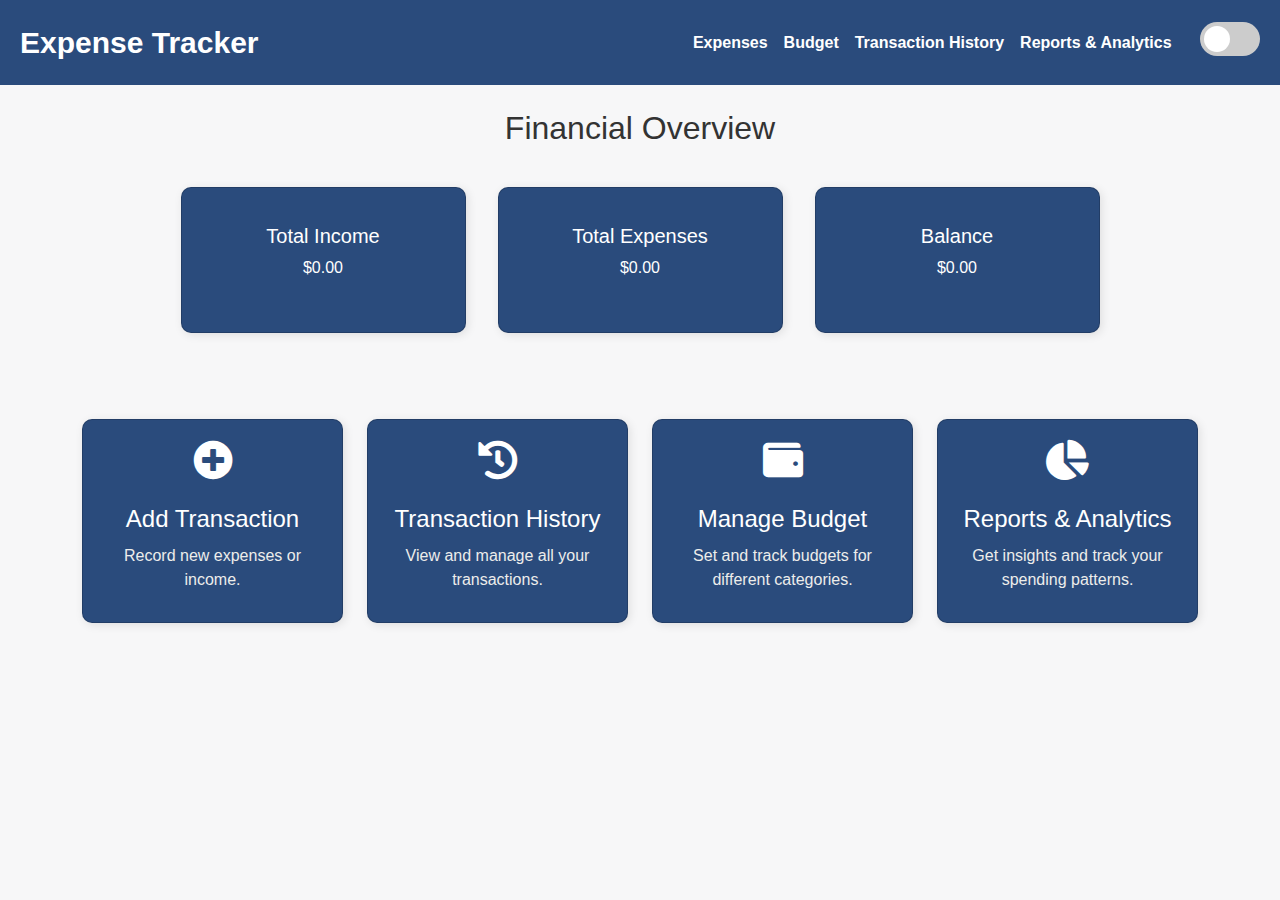
<file: index.html>
<!DOCTYPE html>
<html lang="en">
<head>
    <meta charset="UTF-8">
    <meta name="viewport" content="width=device-width, initial-scale=1.0">
    <title>Expense Tracker</title>
    <link rel="stylesheet" href="https://cdnjs.cloudflare.com/ajax/libs/font-awesome/5.15.4/css/all.min.css">
    <link rel="stylesheet" href="https://cdn.jsdelivr.net/npm/bootstrap@5.3.0/dist/css/bootstrap.min.css">
    <link rel="stylesheet" href="styles.css">
</head>
<body>
    <div class="main-container">
        <div class="header">
            <nav class="navbar navbar-expand-lg">
                <a href="index.html" class="main-heading navbar-brand">Expense Tracker</a>
                <button class="navbar-toggler" type="button" data-bs-toggle="collapse" data-bs-target="#navbarNav" aria-controls="navbarNav" aria-expanded="false" aria-label="Toggle navigation">
                    <span class="navbar-toggler-icon"></span>
                </button>
                <div class="collapse navbar-collapse" id="navbarNav">
                    <ul class="nav-links navbar-nav ms-auto">
                        <li class="nav-item"><a href="add-transaction.html" class="nav-link">Expenses</a></li>
                        <li class="nav-item"><a href="budget.html" class="nav-link">Budget</a></li>
                        <li class="nav-item"><a href="transactions.html" class="nav-link">Transaction History</a></li>
                        <li class="nav-item"><a href="analytics.html" class="nav-link">Reports & Analytics</a></li>
                    </ul>
                    <div class="ms-3">
                        <input type="checkbox" id="toggle">
                        <label class="changeMode" for="toggle"></label>
                    </div>
                </div>
            </nav>
        </div>

        <!-- Financial Summary -->
        <div class="container mt-4">
            <h2 class="text-center mb-4">Financial Overview</h2>
            <div class="row justify-content-center">
                <div class="col-12 col-md-3 card m-3">
                    <div class="card-body text-center">
                        <h5>Total Income</h5>
                        <p id="total-income">$0.00</p>
                    </div>
                </div>
                <div class="col-12 col-md-3 card m-3">
                    <div class="card-body text-center">
                        <h5>Total Expenses</h5>
                        <p id="total-expenses">$0.00</p>
                    </div>
                </div>
                <div class="col-12 col-md-3 card m-3">
                    <div class="card-body text-center">
                        <h5>Balance</h5>
                        <p id="balance">$0.00</p>
                    </div>
                </div>
            </div>
        </div>

        <!-- Navigation Cards -->
<div class="cards-container container">
    <div class="row justify-content-center g-4"> 
        <div class="col-12 col-md-6 col-lg-3">
            <div class="main-page-card card">
                <i class="fas fa-plus-circle"></i>
                <div>
                    <h4>Add Transaction</h4>
                    <p>Record new expenses or income.</p>
                </div>
            </div>
        </div>
        <div class="col-12 col-md-6 col-lg-3">
            <div class="main-page-card card">
                <i class="fas fa-history"></i>
                <div>
                    <h4>Transaction History</h4>
                    <p>View and manage all your transactions.</p>
                </div>
            </div>
        </div>
        <div class="col-12 col-md-6 col-lg-3">
            <div class="main-page-card card">
                <i class="fas fa-wallet"></i>
                <div>
                    <h4>Manage Budget</h4>
                    <p>Set and track budgets for different categories.</p>
                </div>
            </div>
        </div>
        <div class="col-12 col-md-6 col-lg-3">
            <div class="main-page-card card">
                <i class="fas fa-chart-pie"></i>
                <div>
                    <h4>Reports & Analytics</h4>
                    <p>Get insights and track your spending patterns.</p>
                </div>
            </div>
        </div>
    </div>
</div>
    </div>
    <script src="https://cdn.jsdelivr.net/npm/bootstrap@5.3.0/dist/js/bootstrap.bundle.min.js"></script>
    <script src="script.js"></script>
</body>
</html>
</file>
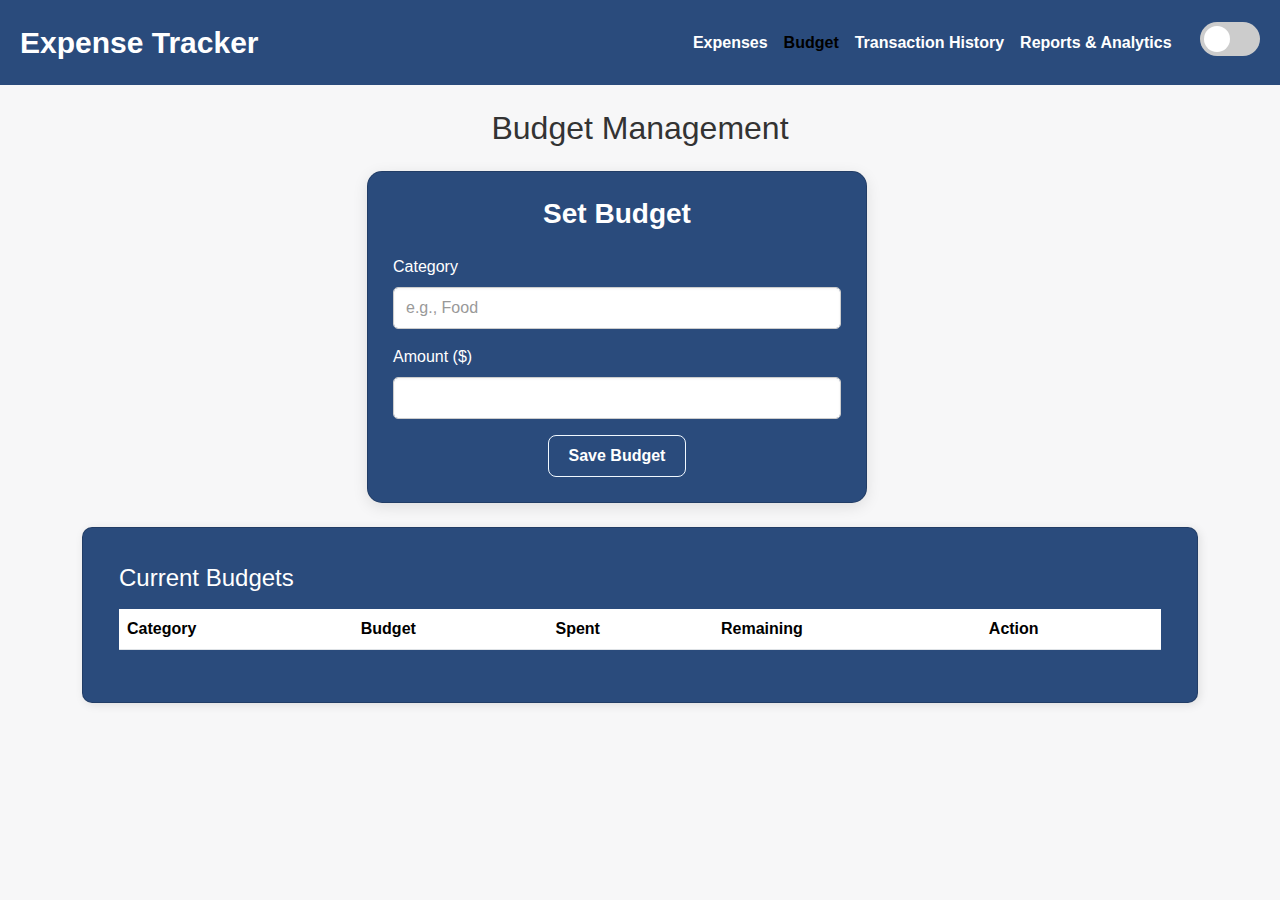
<file: budget.html>
<!DOCTYPE html>
<html lang="en">
<head>
    <meta charset="UTF-8">
    <meta name="viewport" content="width=device-width, initial-scale=1.0">
    <title>Budget - Expense Tracker</title>
    <link rel="stylesheet" href="https://cdnjs.cloudflare.com/ajax/libs/font-awesome/5.15.4/css/all.min.css">
    <link rel="stylesheet" href="https://cdn.jsdelivr.net/npm/bootstrap@5.3.0/dist/css/bootstrap.min.css">
    <link rel="stylesheet" href="styles.css">
</head>
<body>
    <div class="main-container">
        <div class="header">
            <nav class="navbar navbar-expand-lg">
                <a href="index.html" class="main-heading navbar-brand">Expense Tracker</a>
                <button class="navbar-toggler" type="button" data-bs-toggle="collapse" data-bs-target="#navbarNav" aria-controls="navbarNav" aria-expanded="false" aria-label="Toggle navigation">
                    <span class="navbar-toggler-icon"></span>
                </button>
                <div class="collapse navbar-collapse" id="navbarNav">
                    <ul class="nav-links navbar-nav ms-auto">
                        <li class="nav-item"><a href="add-transaction.html" class="nav-link">Expenses</a></li>
                        <li class="nav-item"><a href="budget.html" class="nav-link active">Budget</a></li>
                        <li class="nav-item"><a href="transactions.html" class="nav-link">Transaction History</a></li>
                        <li class="nav-item"><a href="analytics.html" class="nav-link">Reports & Analytics</a></li>
                    </ul>
                    <div class="ms-3">
                        <input type="checkbox" id="toggle">
                        <label class="changeMode" for="toggle"></label>
                    </div>
                </div>
            </nav>
        </div>
        <div class="container mt-4">
            <h2 class="text-center mb-4">Budget Management</h2>
            <div class="row justify-content-center">
                <div class="col-12 col-md-6">
                    <form id="budget-form" class="expenseForm card mb-4">
                        <h3 class="text-center mb-4">Set Budget</h3>
                        <div class="mb-3">
                            <label for="budget-category" class="form-label">Category</label>
                            <input type="text" id="budget-category" class="form-control" placeholder="e.g., Food" required>
                        </div>
                        <div class="mb-3">
                            <label for="budget-amount" class="form-label">Amount ($)</label>
                            <input type="number" id="budget-amount" class="form-control" step="0.01" min="0" required>
                        </div>
                        <button type="submit" class="btn" style="border-color: aliceblue;">Save Budget</button>
                    </form>
                </div>
            </div>
            <div class="card mb-3">
                <div class="card-body">
                    <h4 class="mb-3">Current Budgets</h4>
                    <table class="table table-hover">
                        <thead>
                            <tr>
                                <th>Category</th>
                                <th>Budget</th>
                                <th>Spent</th>
                                <th>Remaining</th>
                                <th>Action</th>
                            </tr>
                        </thead>
                        <tbody id="budget-table"></tbody>
                    </table>
                </div>
            </div>
        </div>
    </div>
    <script src="https://cdn.jsdelivr.net/npm/bootstrap@5.3.0/dist/js/bootstrap.bundle.min.js"></script>
    <script src="script.js"></script>
    
</body>
</html>
</file>
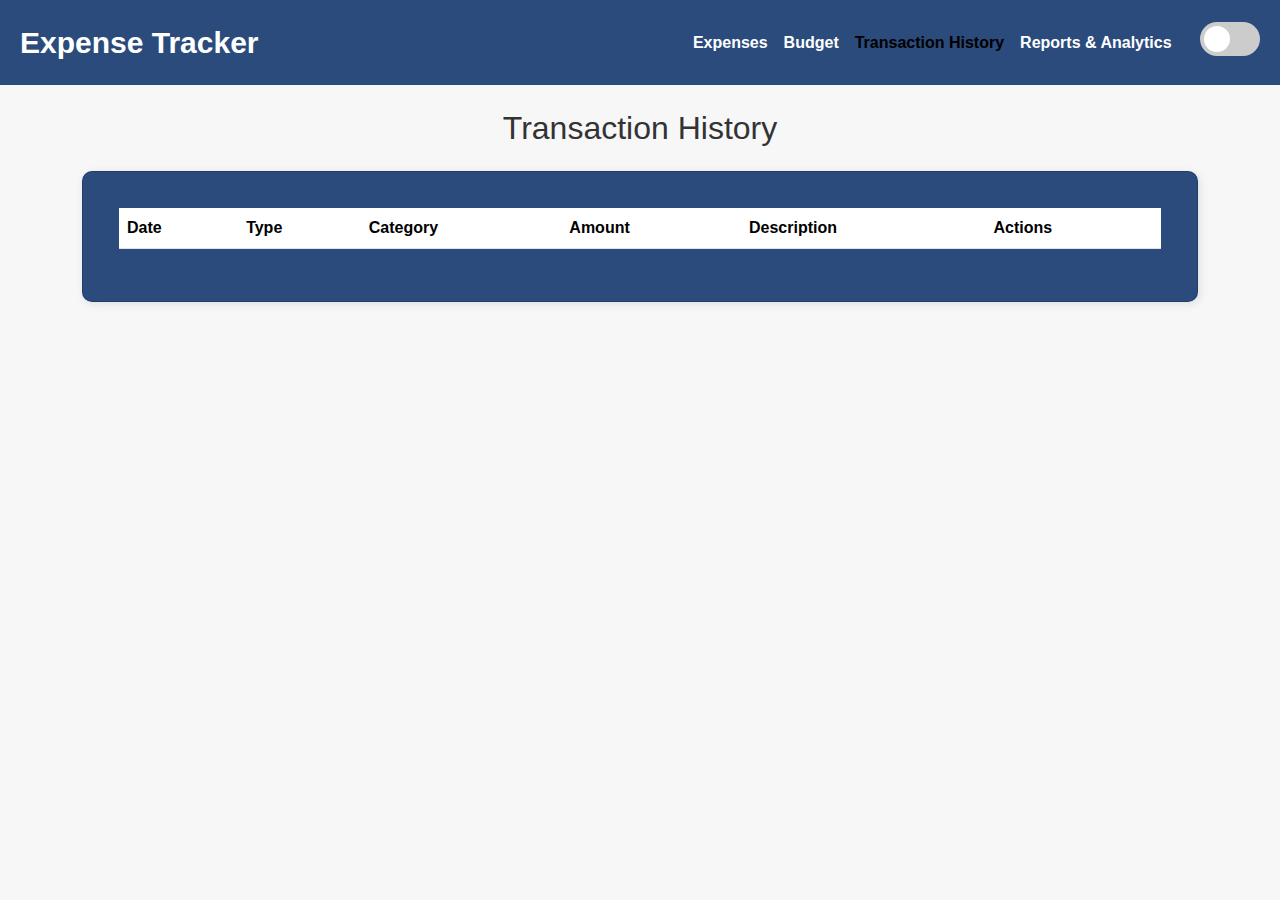
<file: transactions.html>
<!DOCTYPE html>
<html lang="en">
<head>
    <meta charset="UTF-8">
    <meta name="viewport" content="width=device-width, initial-scale=1.0">
    <title>Transaction History - Expense Tracker</title>
    <link rel="stylesheet" href="https://cdnjs.cloudflare.com/ajax/libs/font-awesome/5.15.4/css/all.min.css">
    <link rel="stylesheet" href="https://cdn.jsdelivr.net/npm/bootstrap@5.3.0/dist/css/bootstrap.min.css">
    <link rel="stylesheet" href="styles.css">
</head>
<body>
    <div class="main-container">
        <div class="header">
            <nav class="navbar navbar-expand-lg">
                <a href="index.html" class="main-heading navbar-brand">Expense Tracker</a>
                <button class="navbar-toggler" type="button" data-bs-toggle="collapse" data-bs-target="#navbarNav" aria-controls="navbarNav" aria-expanded="false" aria-label="Toggle navigation">
                    <span class="navbar-toggler-icon"></span>
                </button>
                <div class="collapse navbar-collapse" id="navbarNav">
                    <ul class="nav-links navbar-nav ms-auto">
                        <li class="nav-item"><a href="add-transaction.html" class="nav-link">Expenses</a></li>
                        <li class="nav-item"><a href="budget.html" class="nav-link">Budget</a></li>
                        <li class="nav-item"><a href="transactions.html" class="nav-link active">Transaction History</a></li>
                        <li class="nav-item"><a href="analytics.html" class="nav-link">Reports & Analytics</a></li>
                    </ul>
                    <div class="ms-3">
                        <input type="checkbox" id="toggle">
                        <label class="changeMode" for="toggle"></label>
                    </div>
                </div>
            </nav>
        </div>
        <div class="container mt-4">
            <h2 class="text-center mb-4" >Transaction History</h2>
            <div class="card">
                <div class="card-body">
                    <table class="table table-hover">
                        <thead>
                            <tr>
                                <th>Date</th>
                                <th>Type</th>
                                <th>Category</th>
                                <th>Amount</th>
                                <th>Description</th>
                                <th>Actions</th>
                            </tr>
                        </thead>
                        <tbody id="transaction-table"></tbody>
                    </table>
                </div>
            </div>
        </div>

        <!-- Update Modal -->
        <div class="modal fade" id="updateModal" tabindex="-1" aria-labelledby="updateModalLabel" aria-hidden="true">
            <div class="modal-dialog">
                <div class="modal-content expenseForm">
                    <div class="modal-header">
                        <h5 class="modal-title" id="updateModalLabel">Update Transaction</h5>
                        <button type="button" class="btn-close" data-bs-dismiss="modal" aria-label="Close"></button>
                    </div>
                    <div class="modal-body">
                        <form id="update-form">
                            <input type="hidden" id="update-id">
                            <div class="mb-3">
                                <label for="update-type" class="form-label">Type</label>
                                <select id="update-type" class="form-select" required>
                                    <option value="income">Income</option>
                                    <option value="expense">Expense</option>
                                </select>
                            </div>
                            <div class="mb-3">
                                <label for="update-amount" class="form-label">Amount ($)</label>
                                <input type="number" id="update-amount" class="form-control" step="0.01" min="0" required>
                            </div>
                            <div class="mb-3">
                                <label for="update-category" class="form-label">Category</label>
                                <input type="text" id="update-category" class="form-control" required>
                            </div>
                            <div class="mb-3">
                                <label for="update-date" class="form-label">Date</label>
                                <input type="date" id="update-date" class="form-control" required>
                            </div>
                            <div class="mb-3">
                                <label for="update-description" class="form-label">Description</label>
                                <input type="text" id="update-description" class="form-control">
                            </div>
                            <button type="submit" class="btn w-100">Save Changes</button>
                        </form>
                    </div>
                </div>
            </div>
        </div>
    </div>
    <script src="https://cdn.jsdelivr.net/npm/bootstrap@5.3.0/dist/js/bootstrap.bundle.min.js"></script>
    <script src="script.js"></script>
    <script>
        

        // Populate transaction table
        function renderTransactions() {
            const tbody = document.getElementById('transaction-table');
            tbody.innerHTML = '';
            transactions.forEach(t => {
                const tr = document.createElement('tr');
                tr.innerHTML = `
                    <td>${t.date}</td>
                    <td>${t.type.charAt(0).toUpperCase() + t.type.slice(1)}</td>
                    <td>${t.category}</td>
                    <td>$${t.amount.toFixed(2)}</td>
                    <td>${t.description || '-'}</td>
                    <td>
                        <button class="btn btn-sm btn-primary me-2" onclick="openUpdateModal(${t.id})">Update</button>
                        <button class="btn btn-sm btn-danger" onclick="deleteTransaction(${t.id})">Delete</button>
                    </td>
                `;
                tbody.appendChild(tr);
            });
        }

        // Delete transaction
        function deleteTransaction(id) {
            if (confirm('Are you sure you want to delete this transaction?')) {
                transactions = transactions.filter(t => t.id !== id);
                saveTransactions();
                renderTransactions();
            }
        }

        // Open update modal with pre-filled data
        function openUpdateModal(id) {
            const transaction = transactions.find(t => t.id === id);
            if (transaction) {
                document.getElementById('update-id').value = transaction.id;
                document.getElementById('update-type').value = transaction.type;
                document.getElementById('update-amount').value = transaction.amount;
                document.getElementById('update-category').value = transaction.category;
                document.getElementById('update-date').value = transaction.date;
                document.getElementById('update-description').value = transaction.description || '';
                const modal = new bootstrap.Modal(document.getElementById('updateModal'));
                modal.show();
            }
        }

        // Handle update form submission
        document.getElementById('update-form').addEventListener('submit', function(e) {
            e.preventDefault();
            const id = parseInt(document.getElementById('update-id').value);
            const updatedTransaction = {
                id: id,
                type: document.getElementById('update-type').value,
                amount: parseFloat(document.getElementById('update-amount').value),
                category: document.getElementById('update-category').value,
                date: document.getElementById('update-date').value,
                description: document.getElementById('update-description').value || ''
            };
            transactions = transactions.map(t => t.id === id ? updatedTransaction : t);
            saveTransactions();
            renderTransactions();
            bootstrap.Modal.getInstance(document.getElementById('updateModal')).hide();
            alert('Transaction updated successfully!');
        });

        // Load transactions on page load
        document.addEventListener('DOMContentLoaded', renderTransactions);
    </script>
</body>
</html>
</file>
<file: styles.css>
:root {
    --bg-color: #F7F7F8;         /* Light mode background */
    --alt-bg-color: #EDEDEB;     /* Light mode alternate bg */
    --card-color: #2A4B7C;       /* Light mode cards */
    --text-color: #333333;       /* Light mode text */
    --nav-bg-color: #2A4B7C;     /* Light mode navbar */
    --btn-bg-color: #4A4A4A;     /* Light mode button */
    --btn-text-color: #FFFFFF;   /* Light mode button text */
}

body {
    background-color: var(--bg-color);
    color: var(--text-color);
    font-family: Arial, sans-serif;
    margin: 0;
    padding: 0;
}

.navbar {
    background-color: var(--nav-bg-color);
    color: var(--btn-text-color);
    padding: 15px 20px;
}

.card {
    background-color: var(--card-color);
    padding: 20px;
    border-radius: 10px;
    box-shadow: 2px 2px 10px rgba(0, 0, 0, 0.1);
    color: var(--btn-text-color);
}

button {
    background-color: var(--btn-bg-color);
    color: var(--btn-text-color);
    padding: 10px 15px;
    border: none;
    border-radius: 5px;
    cursor: pointer;
    transition: background-color 0.3s ease;
}

button:hover {
    background-color: var(--alt-bg-color);
    color: var(--text-color);
}

.dark-mode {
    --bg-color: #2C2F33;         /* Dark mode background */
    --alt-bg-color: #3A3F44;     /* Dark mode alternate bg */
    --card-color: #507A8D;       /* Dark mode cards */
    --text-color: #D9D9D9;       /* Dark mode text */
    --nav-bg-color: #23272A;     /* Dark mode navbar */
    --btn-bg-color: #507A8D;     /* Dark mode button */
    --btn-text-color: #D9D9D9;   /* Dark mode button text and navbar links */
}

.dark-mode .card {
    color: var(--text-color);
}

/* Toggle Switch Styling */
input#toggle {
    opacity: 0;
    width: 0px;
    height: 0px;
}

.changeMode {
    width: 60px;
    height: 34px;
    background-color: #ccc;
    position: relative;
    cursor: pointer;
    display: inline-block;
    border-radius: 34px;
    transition: background-color 0.4s ease;
}

.changeMode::before {
    content: "";
    width: 26px;
    height: 26px;
    position: absolute;
    left: 4px;
    bottom: 4px;
    background-color: white;
    border-radius: 50%;
    transition: transform 0.4s ease;
}

input#toggle:checked + .changeMode {
    background-color: var(--card-color);
}

input#toggle:checked + .changeMode::before {
    transform: translateX(26px);
}

/* Navbar Links */
.navbar a {
    color: var(--btn-text-color);
    text-decoration: none;
    font-weight: bold;
}

.navbar a:hover,
.navbar a:focus {
    color: var(--alt-bg-color);
}

.dark-mode .navbar a:hover,
.dark-mode .navbar a:focus {
    color: #A0BACC;
}

.dark-mode .navbar a.active {
    color: #D9D9D9;
}

/* Form Styling */
.expenseForm {
    background-color: var(--card-color);
    padding: 25px;
    border-radius: 15px;
    max-width: 500px;
    width: 100%;
    box-shadow: 0 4px 15px rgba(0, 0, 0, 0.1);
    color: #FFFFFF;
}

.dark-mode .expenseForm {
    background-color: var(--card-color);
    box-shadow: 0 4px 15px rgba(0, 0, 0, 0.2);
    color: #D9D9D9;
}

/* Modal-specific expenseForm styling */
.modal-content.expenseForm {
    background-color: #FFFFFF;
    color: #333333;
    border: none;
    box-shadow: 0 4px 20px rgba(0, 0, 0, 0.15);
}

.dark-mode .modal-content.expenseForm {
    background-color: #2C2F33;
    color: #D9D9D9;
    box-shadow: 0 4px 20px rgba(0, 0, 0, 0.3);
}

.expenseForm h3,
.modal-content.expenseForm .modal-title {
    color: inherit;
    font-weight: 600;
}

.expenseForm .form-label,
.modal-content.expenseForm .form-label {
    font-weight: 500;
    color: inherit;
}

.expenseForm .form-control,
.expenseForm .form-select,
.modal-content.expenseForm .form-control,
.modal-content.expenseForm .form-select {
    background-color: #FFFFFF;
    color: #333333;
    border: 1px solid #CCCCCC;
    border-radius: 5px;
    padding: 8px 12px;
    box-shadow: inset 0 1px 3px rgba(0, 0, 0, 0.05);
}

.dark-mode .expenseForm .form-control,
.dark-mode .expenseForm .form-select,
.dark-mode .modal-content.expenseForm .form-control,
.dark-mode .modal-content.expenseForm .form-select {
    background-color: #3A3F44;
    color: #D9D9D9;
    border: 1px solid #5A6268;
}

/* Placeholder Styling */
.expenseForm .form-control::placeholder,
.dark-mode .expenseForm .form-control::placeholder,
.modal-content.expenseForm .form-control::placeholder,
.dark-mode .modal-content.expenseForm .form-control::placeholder {
    color: #999999;
    opacity: 1;
}

.dark-mode .expenseForm .form-control::placeholder,
.dark-mode .modal-content.expenseForm .form-control::placeholder {
    color: #D9D9D9;
}

/* Dropdown Arrow Visibility */
.expenseForm .form-select,
.modal-content.expenseForm .form-select {
    appearance: none;
    background-image: url("data:image/svg+xml,%3Csvg xmlns='http://www.w3.org/2000/svg' viewBox='0 0 24 24' fill='%23333333'%3E%3Cpath d='M7 10l5 5 5-5z'/%3E%3C/svg%3E");
    background-repeat: no-repeat;
    background-position: right 10px center;
    background-size: 12px;
}

.dark-mode .expenseForm .form-select,
.dark-mode .modal-content.expenseForm .form-select {
    background-image: url("data:image/svg+xml,%3Csvg xmlns='http://www.w3.org/2000/svg' viewBox='0 0 24 24' fill='%23D9D9D9'%3E%3Cpath d='M7 10l5 5 5-5z'/%3E%3C/svg%3E");
}

.expenseForm .form-control:focus,
.expenseForm .form-select:focus,
.modal-content.expenseForm .form-control:focus,
.modal-content.expenseForm .form-select:focus {
    border-color: var(--card-color);
    box-shadow: 0 0 5px rgba(42, 75, 124, 0.5);
    outline: none;
}

.dark-mode .expenseForm .form-control:focus,
.dark-mode .expenseForm .form-select:focus,
.dark-mode .modal-content.expenseForm .form-control:focus,
.dark-mode .modal-content.expenseForm .form-select:focus {
    border-color: #507A8D;
    box-shadow: 0 0 5px rgba(80, 122, 141, 0.5);
}

/* Button Styling */
.expenseForm button,
.modal-content.expenseForm button {
    background-color: var(--card-color);
    color: #FFFFFF;
    font-weight: bold;
    padding: 8px 20px;
    width: auto;
    max-width: 200px;
    margin: 0 auto;
    display: block;
    border-radius: 8px;
    transition: background-color 0.3s ease, transform 0.2s ease;
}

.dark-mode .expenseForm button,
.dark-mode .modal-content.expenseForm button {
    background-color: var(--card-color);
    color: #FFFFFF;
}

.expenseForm button:hover,
.modal-content.expenseForm button:hover {
    background-color: #3A5A9A;
    transform: translateY(-2px);
}

.dark-mode .expenseForm button:hover,
.dark-mode .modal-content.expenseForm button:hover {
    background-color: #6A8EA2;
}

/* Modal Header and Close Button */
.modal-content.expenseForm .modal-header {
    border-bottom: 1px solid #EDEDEB;
}

.dark-mode .modal-content.expenseForm .modal-header {
    border-bottom: 1px solid #3A3F44;
}

.modal-content.expenseForm .btn-close {
    filter: invert(0.7);
}

.dark-mode .modal-content.expenseForm .btn-close {
    filter: invert(1);
}

/* Analytics Card Styling */
.analytics-card {
    background-color: var(--card-color);
    border-radius: 15px;
    box-shadow: 0 6px 20px rgba(0, 0, 0, 0.15);
    padding: 25px;
    transition: transform 0.2s ease;
}

.analytics-card:hover {
    transform: translateY(-5px);
}

.dark-mode .analytics-card {
    box-shadow: 0 6px 20px rgba(0, 0, 0, 0.3);
}

.analytics-card .card-title {
    color: #FFFFFF;
    font-weight: 600;
}

.dark-mode .analytics-card .card-title {
    color: #D9D9D9;
}

.chart-canvas {
    background-color: rgba(255, 255, 255, 0.1);
    border-radius: 10px;
    padding: 10px;
}

/* Top Categories List */
#top-categories .list-group-item {
    background-color: transparent;
    color: #EDEDEB;
    padding: 12px 15px;
    border-bottom: 1px solid rgba(255, 255, 255, 0.1);
}

.dark-mode #top-categories .list-group-item {
    color: #D9D9D9;
    border-bottom: 1px solid rgba(255, 255, 255, 0.2);
}

#top-categories .badge {
    background-color: #3A5A9A;
    font-size: 0.9rem;
    padding: 6px 10px;
}

.dark-mode #top-categories .badge {
    background-color: #6A8EA2;
}

/* Summary Section */
.summary-label {
    font-size: 1.1rem;
    color: #EDEDEB;
    margin-bottom: 5px;
}

.dark-mode .summary-label {
    color: #D9D9D9;
}

.summary-value {
    font-size: 1.5rem;
    font-weight: bold;
    color: #FFFFFF;
    margin-bottom: 0;
}

.dark-mode .summary-value {
    color: #D9D9D9;
}

/* General Layout */
.main-container {
    display: flex;
    flex-direction: column;
    min-height: 100vh;
}

.main-heading {
    font-size: 30px;
}

.nav-links {
    list-style-type: none;
}

.cards-container {
    margin-top: 70px;
}
/* Specific Pie Chart Styling */
.pie-chart {
    max-width: 300px; /* Adjust this value to shrink further (e.g., 250px) */
    max-height: 300px;
    margin: 0 auto; /* Center the chart */
    display: block; /* Ensure it respects max dimensions */
}
.main-page-card {
    display: flex;
    flex-direction: column;
    justify-content: center;
    align-items: center;
    height: 100%;
}

.main-page-card i {
    font-size: 40px;
    margin-bottom: 15px;
}

.main-page-card h4 {
    font-size: 1.5rem;
    margin: 10px 0;
    text-align: center;
}

.main-page-card p {
    margin: 10px 0;
    text-align: center;
    color: var(--alt-bg-color);
}

.form-container {
    display: flex;
    justify-content: center;
    padding: 20px;
}

@media (max-width: 576px) {
    .main-heading {
        font-size: 24px;
    }
    .changeMode {
        margin-top: 0;
    }
    .summary-value {
        font-size: 1.2rem;
    }
}
</file>
